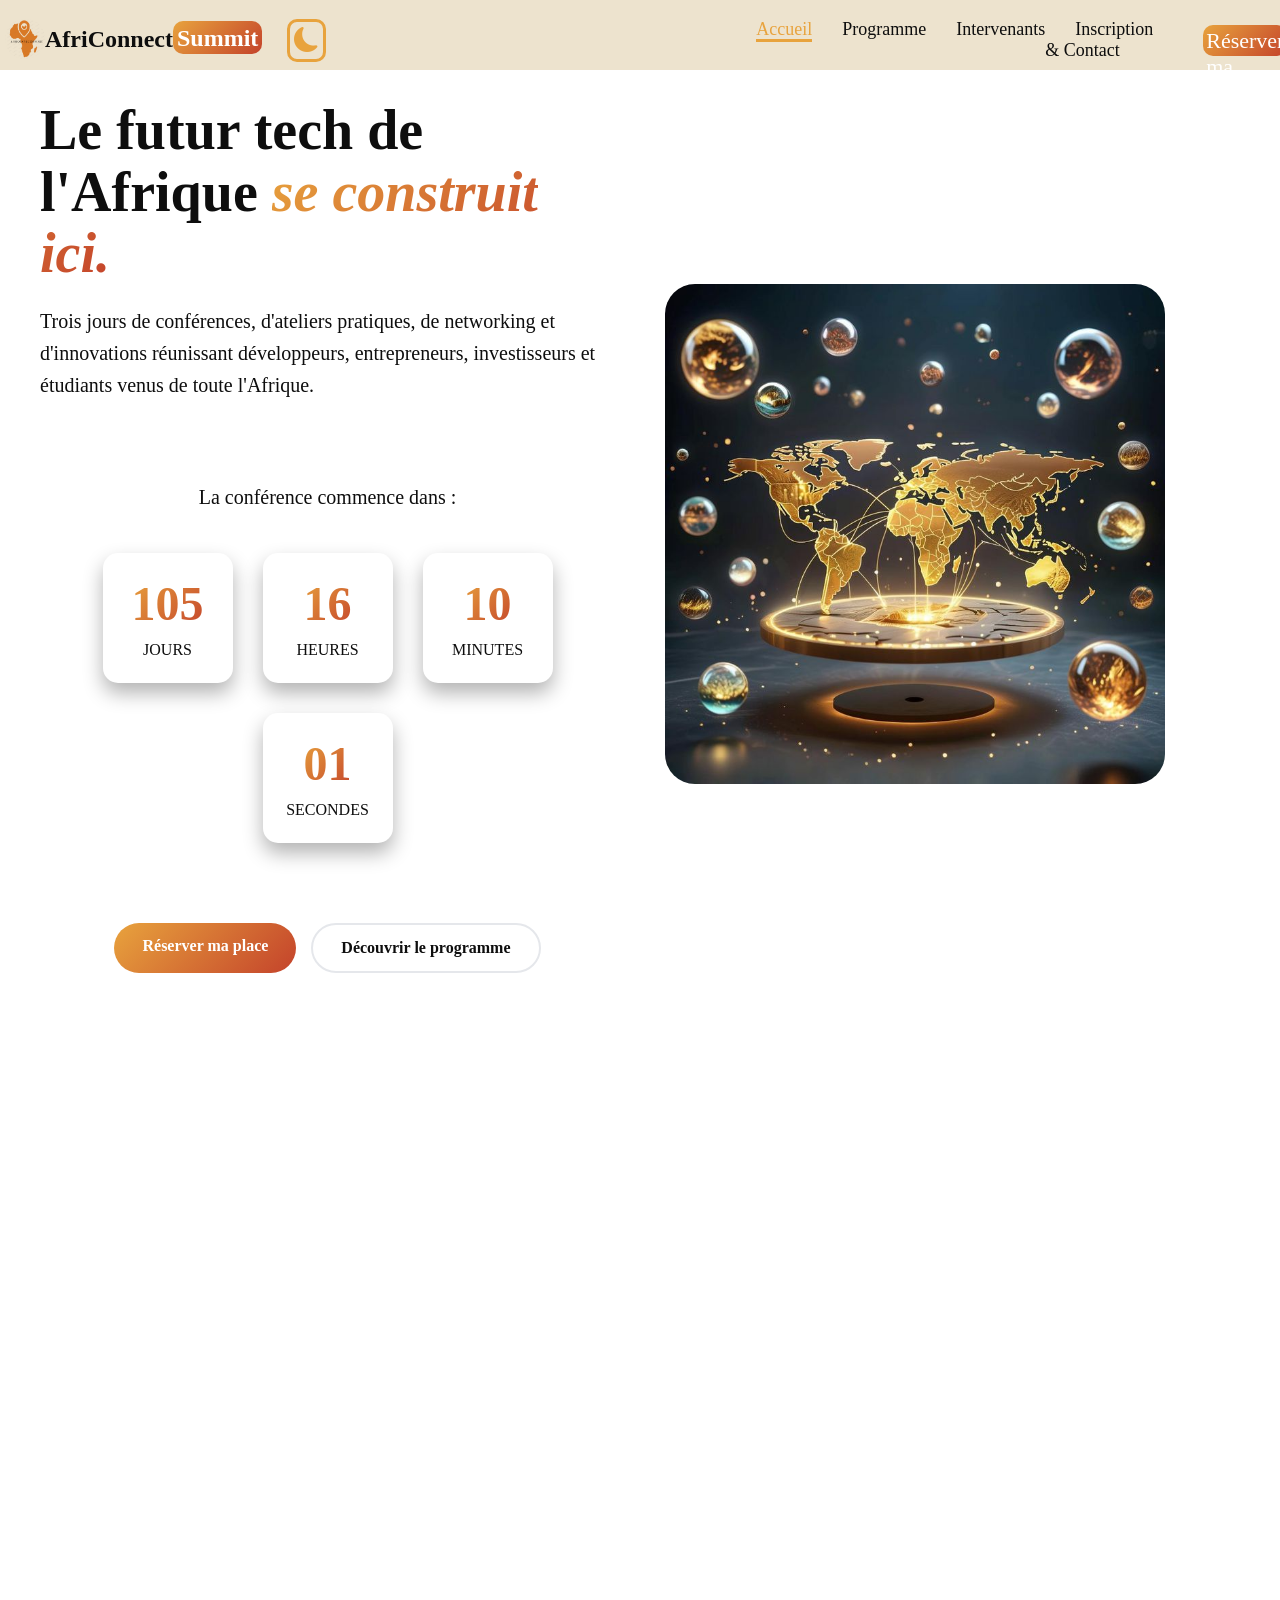
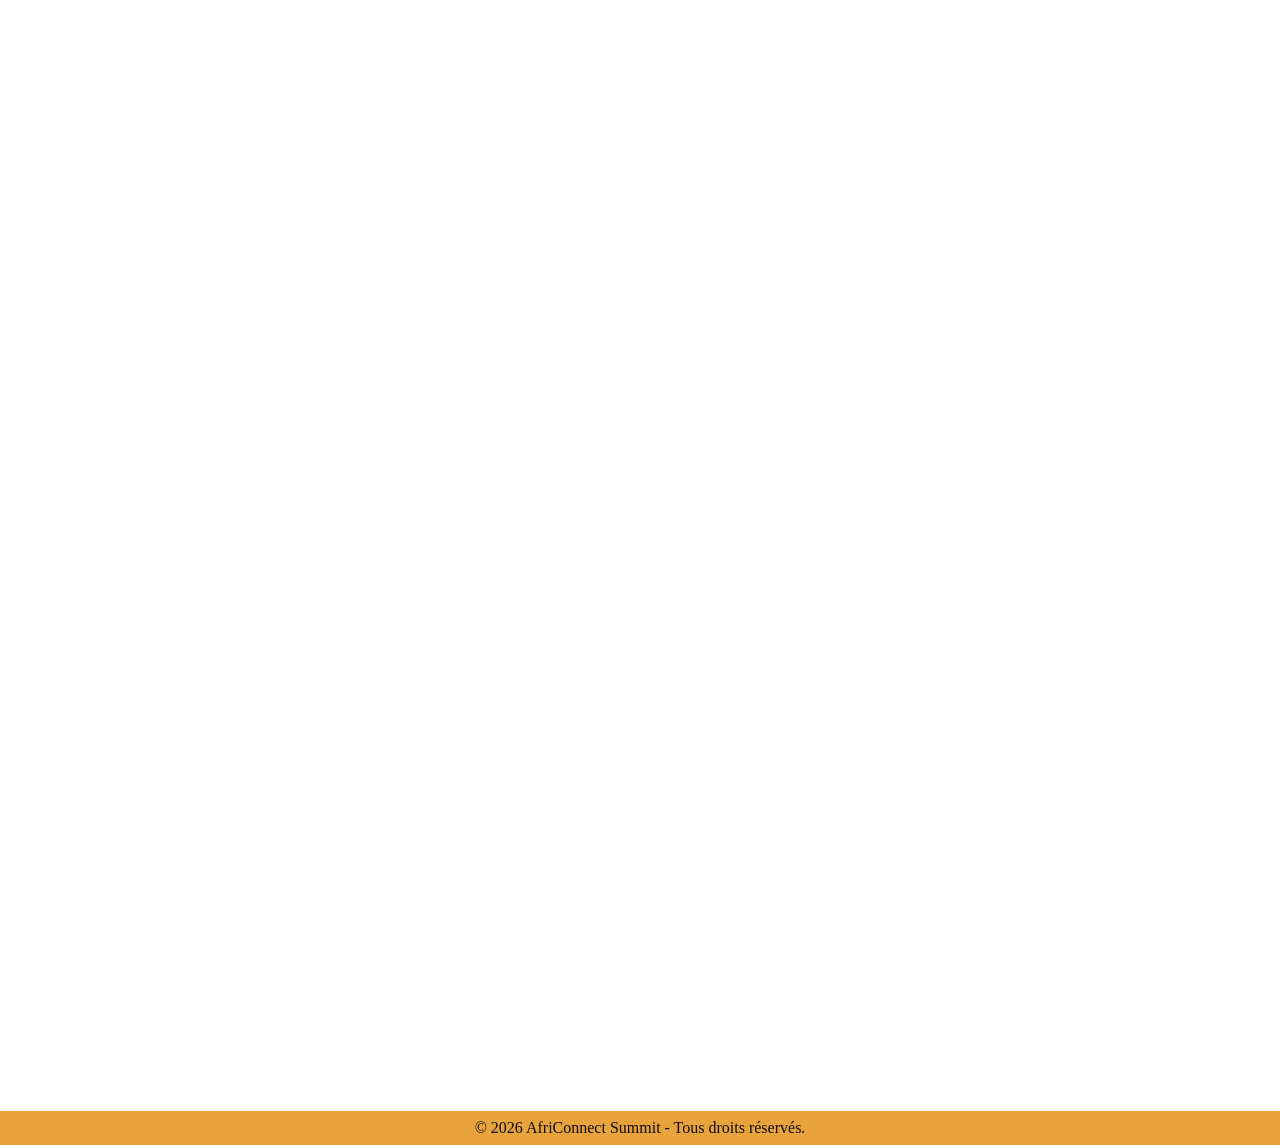
<file: index.html>
<!DOCTYPE html>
<html lang="fr" data-theme="light">

<head>
    <meta charset="UTF-8">
    <meta name="viewport" content="width=device-width, initial-scale=1.0">
    <title>AfriConnectSummit - Acceuil</title>

    <!-- Bootstrap Icons - CSS -->
    <link rel="stylesheet" href="https://cdn.jsdelivr.net/npm/bootstrap-icons@1.11.3/font/bootstrap-icons.min.css">
    <!-- feuille de style personnelle -->
    <link rel="stylesheet" href="css/style.css">
</head>

<body>
    <!-- navbar -->
    <nav class="navbar">
        <div class="logo">
            <ul>
                <li><img src="images/logo.png" alt="logo"></li>
                <li>AfriConnect</li>
                <li class="color">Summit</li>
            </ul>
        </div>
        <button data-theme-toggler><i class="bi bi-sun-fill"></i> </button>
        <ul class="nav-links">
            <li><a href="index.html" class="active">Accueil</a></li>
            <li><a href="programme.html">Programme</a></li>
            <li><a href="intervenants.html">Intervenants</a></li>
            <li><a href="contact.html">Inscription & Contact</a></li>
        </ul>
        <a href="contact.html" class="primaire">Réserver ma place</a>
        <div class="hamburger">
            <span></span>
            <span></span>
            <span></span>
        </div>
    </nav>

    <!-- section hero -->
    <section class="hero-section reveal fade-in" id="top-index">
        <div class="hero-container">
            <div class="hero-text">
                <h1>Le futur tech de l'Afrique <em>se construit ici.</em></h1>
                <p>Trois jours de conférences, d'ateliers pratiques, de networking et d'innovations réunissant
                    développeurs, entrepreneurs, investisseurs et étudiants venus de toute l'Afrique.</p>
                <div class="countdown-section">
                    <p>La conférence commence dans :</p>

                    <div class="countdown">

                        <div class="time-box">
                            <span id="days">00</span>
                            <small>Jours</small>
                        </div>

                        <div class="time-box">
                            <span id="hours">00</span>
                            <small>Heures</small>
                        </div>

                        <div class="time-box">
                            <span id="minutes">00</span>
                            <small>Minutes</small>
                        </div>

                        <div class="time-box">
                            <span id="seconds">00</span>
                            <small>Secondes</small>
                        </div>

                    </div>

                    <p id="sms"></p>

                </div>
                <div class="hero-buttons">
                    <a href="contact.html" class="primaire">Réserver ma place</a>
                    <a href="programme.html" class="secondaire">Découvrir le programme</a>
                </div>
            </div>
            <div class="hero-image">
                <div class="image">
                    <img src="images/arriere.jpeg" alt="acceuil">
                </div>
            </div>
        </div>
    </section>

    <!-- section chiffres clés -->
    <section class="chiffres-cle reveal slide-in">
        <ul>
            <li class="counters">
                <h3 class="count" data-target="+3200">0</h3>
                <p>Participants</p>
            </li>
            <li class="counters">
                <h3 class="count" data-target="155">0</h3>
                <p>Intervenants</p>
            </li>
            <li class="counters">
                <h3 class="count" data-target="3">0</h3>
                <p>Jours</p>
            </li>
            <li class="counters">
                <h3 class="count" data-target="6">0</h3>
                <p>Pays</p>
            </li>
        </ul>
    </section>

    <!-- section pourquoi anticiper -->
    <section class="why reveal zoom-in">
        <div class="title">Pourquoi participer?</div>
        <div class="grid-why">
            <div class="card">
                <i class="bi bi-people-fill"></i>
                <h3>Networking</h3>
                <p>Échangez avec des développeurs, entrepreneurs et investisseurs de toute l'Afrique.</p>
            </div>
            <div class="card">
                <i class="bi bi-lightbulb-fill"></i>
                <h3>Innovation</h3>
                <p>Découvrez les dernières innovations technologiques et les startups africaines.</p>
            </div>
            <div class="card">
                <i class="bi bi-mortarboard-fill"></i>
                <h3>Formation</h3>
                <p>Participez à des ateliers et conférences animés par des experts du secteur.</p>
            </div>
        </div>
    </section>

    <!-- section intervenants vedettes -->
    <section class="reveal fade-in">
        <div class="title">Intervenants vedettes</div>
        <div class="grid">
            <div class="card">
                <img src="images/bintadiallo.jpeg" alt="Intervenant 1">
                <div>
                    <h3>Binta Diallo</h3>
                    <p>Ingénieure IA</p>
                    <span>Sénégal 🇸🇳</span>
                </div>
            </div>
            <div class="card">
                <img src="images/jeankoffi.jpeg" alt="Intervenant 2">
                <div>
                    <h3>Jean Koffi</h3>
                    <p>CEO TechNova</p>
                    <span>Côte d'Ivoire 🇨🇮</span>
                </div>
            </div>
            <div class="card">
                <img src="images/graceokeke.jpeg" alt="Intervenant 3">
                <div>
                    <h3>Grace Okeke</h3>
                    <p>Développeuse Full Stack</p>
                    <span>Nigeria 🇳🇬</span>
                </div>
            </div>
            <div class="card">
                <img src="images/samuelmensah.jpeg" alt="Intervenant 4">
                <div>
                    <h3>Samuel Mensah</h3>
                    <p>Data Scientist</p>
                    <span>Ghana 🇬🇭</span>
                </div>
            </div>
        </div>
    </section>

    <!-- section sponsors -->
    <section class="reveal fade-in">
        <div class="title">Sponsors</div>
        <div class="sponsor-container">

            <div class="sponsor gold">
                <i class="bi bi-award-fill"></i>
                <h3>Partenaire Or</h3>
                <h4>AfricaTech Group</h4>
                <p>Partenaire principal du AfriConnect Summit.</p>
            </div>

            <div class="sponsor silver">
                <i class="bi bi-gem"></i>
                <h3>Partenaire Argent</h3>
                <h4>Digital Bank</h4>
                <p>Soutien des conférences et des ateliers.</p>
            </div>

            <div class="sponsor bronze">
                <i class="bi bi-trophy-fill"></i>
                <h3>Partenaire Bronze</h3>
                <h4>Startup Hub</h4>
                <p>Partenaire de l'espace innovation.</p>
            </div>

        </div>

    </section>

    <!-- footer -->
    <footer class="reveal slide-in">

        <div class="footer-container">

            <div class="footer-col">
                <ul class="logo">
                    <li><img src="images/logo.png" alt="logo"></li>
                    <li>AfriConnect</li>
                    <li class="color">Summit</li>
                </ul>
                <p>La conférence dédiée aux innovations technologiques en Afrique.</p>
            </div>

            <div class="footer-col">
                <h3>Liens rapides</h3>
                <ul>
                    <li><a href="index.html">Accueil</a></li>
                    <li><a href="programme.html">Programme</a></li>
                    <li><a href="intervenants.html">Intervenants</a></li>
                    <li><a href="contact.html">Contact</a></li>
                </ul>
            </div>

            <div class="footer-col">
                <h3>Suivez-nous</h3>

                <div class="social-icons">
                    <a href="#"><i class="bi bi-facebook"></i></a>
                    <a href="#"><i class="bi bi-twitter-x"></i></a>
                    <a href="#"><i class="bi bi-instagram"></i></a>
                    <a href="#"><i class="bi bi-linkedin"></i></a>
                    <a href="#"><i class="bi bi-youtube"></i></a>
                </div>
            </div>

        </div>



    </footer>
    <div id="copyrigth"></div>

    <!-- bouton back to top -->
    <a href="#top-index" id="back-to-top"><i class="bi bi-arrow-up"></i></a>

    <!-- script javascript-->
    <script src="js/main.js"></script>
</body>

</html>
</file>
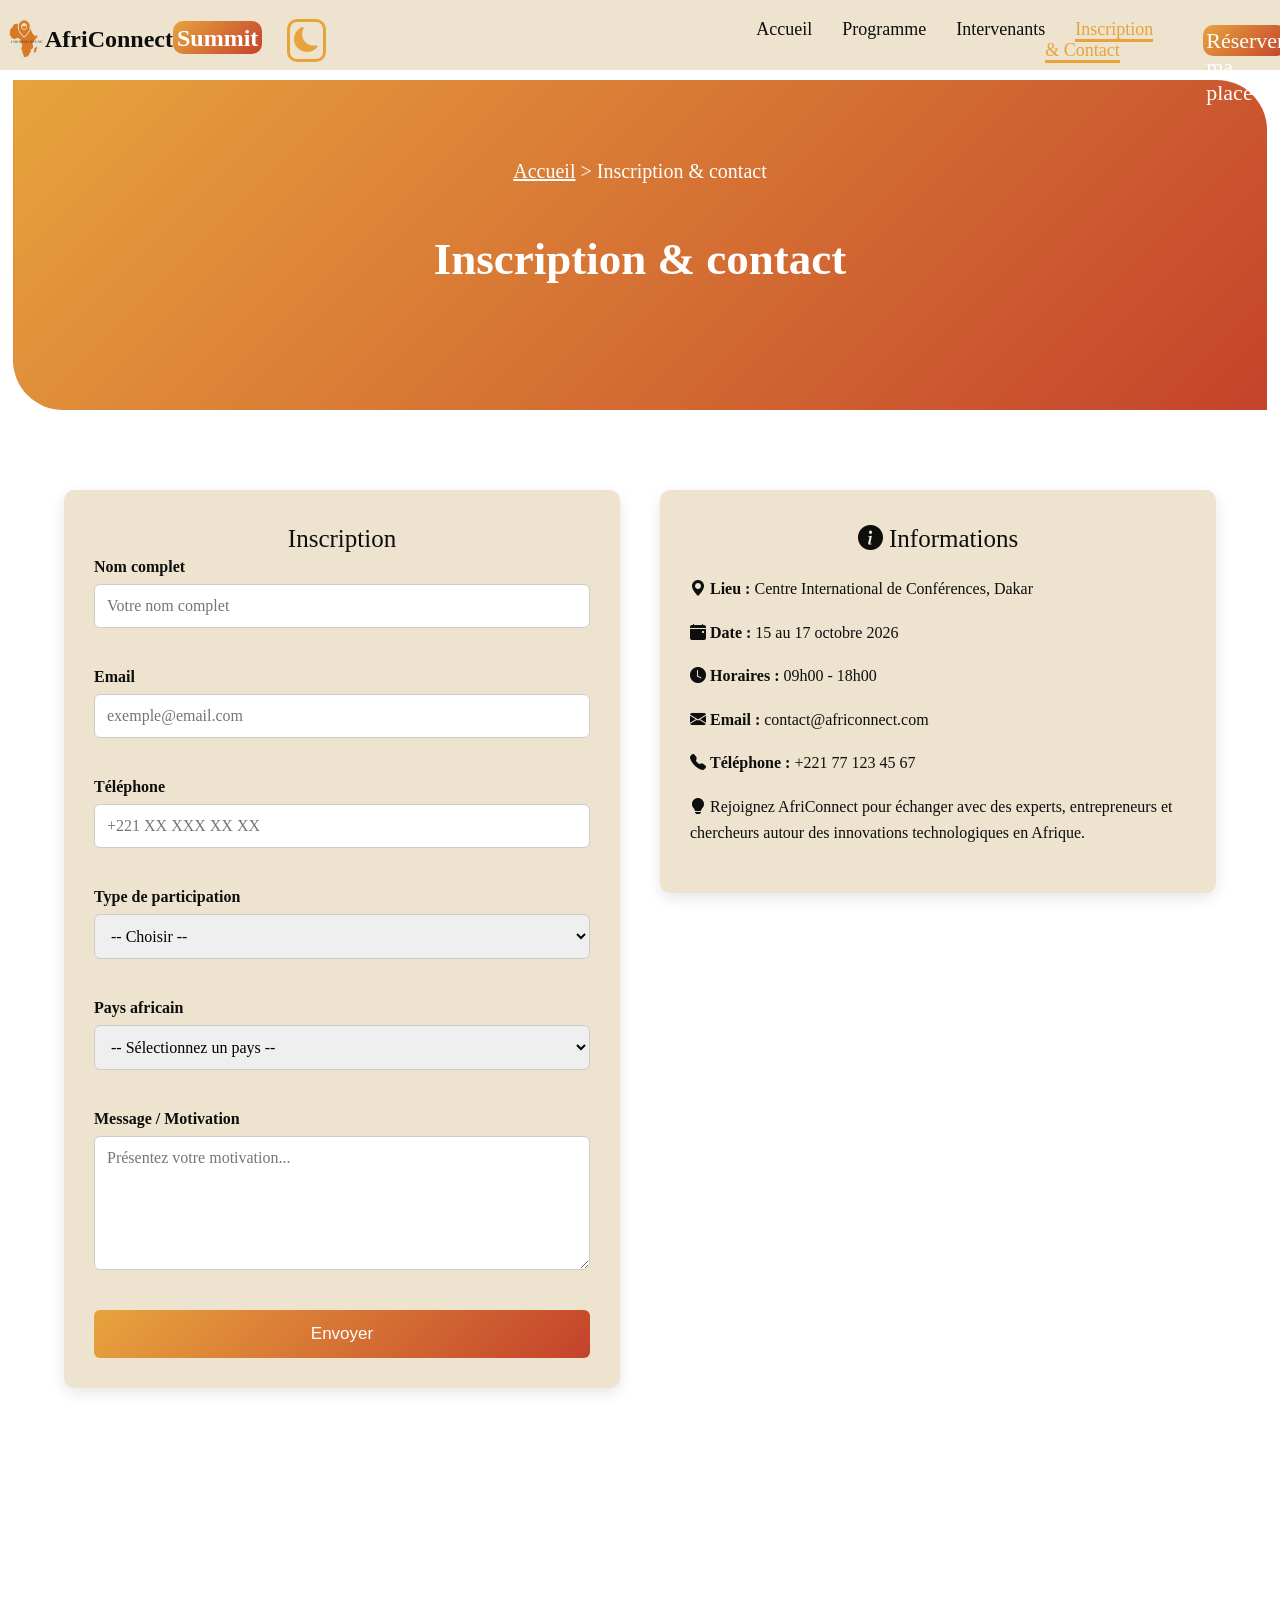
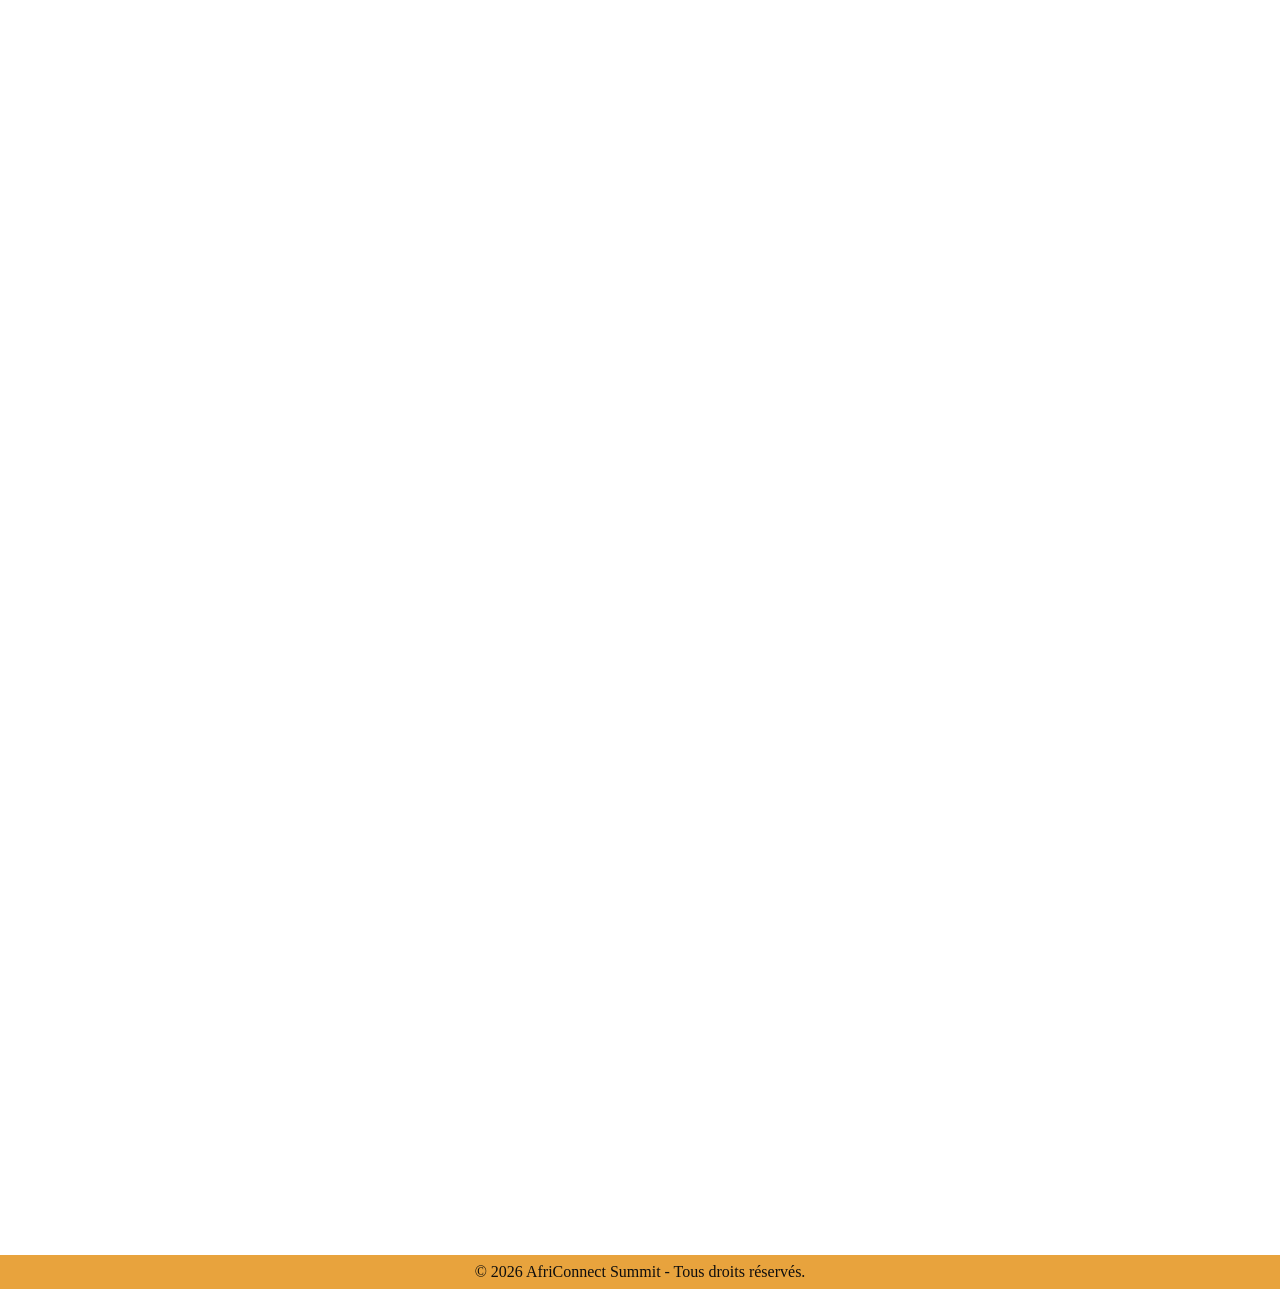
<file: contact.html>
<!DOCTYPE html>
<html lang="fr" data-theme="light">

<head>
    <meta charset="UTF-8">
    <meta name="viewport" content="width=device-width, initial-scale=1.0">
    <title>AfriConnectSummit - Contact</title>

    <!-- Bootstrap Icons - CSS -->
    <link rel="stylesheet" href="https://cdn.jsdelivr.net/npm/bootstrap-icons@1.11.3/font/bootstrap-icons.min.css">
    <!-- feuille de style personnelle -->
    <link rel="stylesheet" href="css/style.css">
</head>

<body>
    <!-- navbar -->
    <nav class="navbar">
        <div class="logo">
            <ul>
                <li><img src="images/logo.png" alt="logo"></li>
                <li>AfriConnect</li>
                <li class="color">Summit</li>
            </ul>
        </div>
        <button data-theme-toggler><i class="bi bi-sun-fill"></i> </button>
        <ul class="nav-links">
            <li><a href="index.html">Accueil</a></li>
            <li><a href="programme.html">Programme</a></li>
            <li><a href="intervenants.html">Intervenants</a></li>
            <li><a href="contact.html" class="active">Inscription & Contact</a></li>
        </ul>
        <a href="contact.html" class="primaire">Réserver ma place</a>
        <div class="hamburger">
            <span></span>
            <span></span>
            <span></span>
        </div>
    </nav>

    <!-- section Hero interne -->
    <section class="hero-interne reveal zoom-in" id="top-contact">
        <div class="hero-content">

            <!-- Fil d'Ariane -->
            <div class="top">
                <a href="index.html">Accueil</a>
                <span>></span>
                <span>Inscription & contact</span>
            </div>

            <!-- Titre -->
            <h1>Inscription & contact</h1>

        </div>
    </section>

    <!-- formulaire d'inscription -->
    <section class="contact reveal fade-in">
        <!-- Formulaire -->
        <div class="formulaire">

            <div class="title">Inscription</div>

            <form id="contact-form">

                <div class="champ">
                    <label>Nom complet</label>
                    <input type="text" id="nom" placeholder="Votre nom complet">
                    <span class="error" id="nom-error"></span>
                </div>

                <div class="champ">
                    <label>Email</label>
                    <input type="email" id="email" placeholder="exemple@email.com">
                    <span class="error" id="email-error"></span>
                </div>

                <div class="champ">
                    <label>Téléphone</label>
                    <input type="tel" id="telephone" placeholder="+221 XX XXX XX XX">
                    <span class="error" id="telephone-error"></span>
                </div>

                <div class="champ">
                    <label>Type de participation</label>

                    <select id="participation">
                        <option value="">-- Choisir --</option>
                        <option>Participant</option>
                        <option>Intervenant</option>
                        <option>Partenaire</option>
                        <option>Sponsor</option>
                        <option>Presse</option>
                    </select>

                    <span class="error" id="participation-error"></span>
                </div>

                <div class="champ">
                    <label>Pays africain</label>

                    <select id="pays">
                        <option value="">-- Sélectionnez un pays --</option>
                        <option>Sénégal</option>
                        <option>Burkina Faso</option>
                        <option>Côte d'Ivoire</option>
                        <option>Mali</option>
                        <option>Niger</option>
                        <option>Ghana</option>
                        <option>Nigeria</option>
                        <option>Cameroun</option>
                        <option>Togo</option>
                        <option>Bénin</option>
                        <option>Guinée</option>
                    </select>

                    <span class="error" id="pays-error"></span>
                </div>

                <div class="champ">
                    <label>Message / Motivation</label>

                    <textarea id="message" rows="6" placeholder="Présentez votre motivation..."></textarea>

                    <span class="error" id="message-error"></span>
                </div>

                <button type="submit" class="btn">Envoyer</button>

                <div id="success-message"></div>

            </form>

        </div>
        <!-- Informations -->
        <div class="infos">

            <div class="title"><i class="bi bi-info-circle-fill"></i> Informations</div>

            <p><i class="bi bi-geo-alt-fill"></i> <strong>Lieu :</strong> Centre International de Conférences, Dakar</p>

            <p><i class="bi bi-calendar-event-fill"></i> <strong>Date :</strong> 15 au 17 octobre 2026</p>

            <p><i class="bi bi-clock-fill"></i> <strong>Horaires :</strong> 09h00 - 18h00</p>

            <p><i class="bi bi-envelope-fill"></i> <strong>Email :</strong> <a
                    href="mailto:maureenzoungrana@gmail.com">contact@africonnect.com</a></p>

            <p><i class="bi bi-telephone-fill"></i> <strong>Téléphone :</strong> <a href="tel:+221710073201">+221 77 123
                    45 67</a></p>

            <p>
                <i class="bi bi-lightbulb-fill"></i>
                Rejoignez AfriConnect pour échanger avec des experts,
                entrepreneurs et chercheurs autour des innovations technologiques en Afrique.
            </p>

        </div>


    </section>

    <!-- FAQ -->
    <section class="reveal slide-in">
        <div class="title">Foire Aux Questions</div>

        <div class="accordion">

            <div class="item">
                <input type="radio" name="faq" id="q1">
                <label for="q1">Qui peut participer à la conférence ?</label>
                <div class="content">
                    <p>La conférence est ouverte aux étudiants, professionnels, entrepreneurs, chercheurs et passionnés
                        de technologie.</p>
                </div>
            </div>

            <div class="item">
                <input type="radio" name="faq" id="q2">
                <label for="q2">L'inscription est-elle gratuite ?</label>
                <div class="content">
                    <p>Une inscription est obligatoire. Selon votre catégorie, la participation peut être gratuite ou
                        payante.</p>
                </div>
            </div>

            <div class="item">
                <input type="radio" name="faq" id="q3">
                <label for="q3">Comment devenir intervenant ?</label>
                <div class="content">
                    <p>Vous pouvez soumettre votre candidature via le formulaire d'inscription en choisissant «
                        Intervenant ».</p>
                </div>
            </div>

            <div class="item">
                <input type="radio" name="faq" id="q4">
                <label for="q4">Un certificat de participation est-il délivré ?</label>
                <div class="content">
                    <p>Oui, chaque participant recevra un certificat numérique à la fin de la conférence.</p>
                </div>
            </div>

            <div class="item">
                <input type="radio" name="faq" id="q5">
                <label for="q5">Comment contacter l'organisation ?</label>
                <div class="content">
                    <p>Vous pouvez nous écrire à contact@africonnect.com ou utiliser le formulaire de contact du site.
                    </p>
                </div>
            </div>

        </div>

    </section>

    <!-- Carte google maps -->
    <section class="reveal zoom-in localisation">
        <div class="title">Localisation</div>
        <iframe src="https://www.google.com/maps?q=MGHW%2B75R%20Dakar&output=embed"></iframe>
    </section>

    <!-- footer -->
    <footer class="reveal slide-in">
        <div class="footer-container">

            <div class="footer-col">
                <ul class="logo">
                    <li><img src="images/logo.png" alt="logo"></li>
                    <li>AfriConnect</li>
                    <li class="color">Summit</li>
                </ul>
                <p>La conférence dédiée aux innovations technologiques en Afrique.</p>
            </div>

            <div class="footer-col">
                <h3>Liens rapides</h3>
                <ul>
                    <li><a href="index.html">Accueil</a></li>
                    <li><a href="programme.html">Programme</a></li>
                    <li><a href="intervenants.html">Intervenants</a></li>
                    <li><a href="contact.html">Contact</a></li>
                </ul>
            </div>

            <div class="footer-col">
                <h3>Suivez-nous</h3>

                <div class="social-icons">
                    <a href="#"><i class="bi bi-facebook"></i></a>
                    <a href="#"><i class="bi bi-twitter-x"></i></a>
                    <a href="#"><i class="bi bi-instagram"></i></a>
                    <a href="#"><i class="bi bi-linkedin"></i></a>
                    <a href="#"><i class="bi bi-youtube"></i></a>
                </div>
            </div>

        </div>


    </footer>
    <div id="copyrigth"></div>

    <!-- bouton back to top -->
    <a href="#top-contact" id="back-to-top"><i class="bi bi-arrow-up"></i></a>

    <!-- script javascript-->
    <script src="js/main.js"></script>
</body>

</html>
</file>
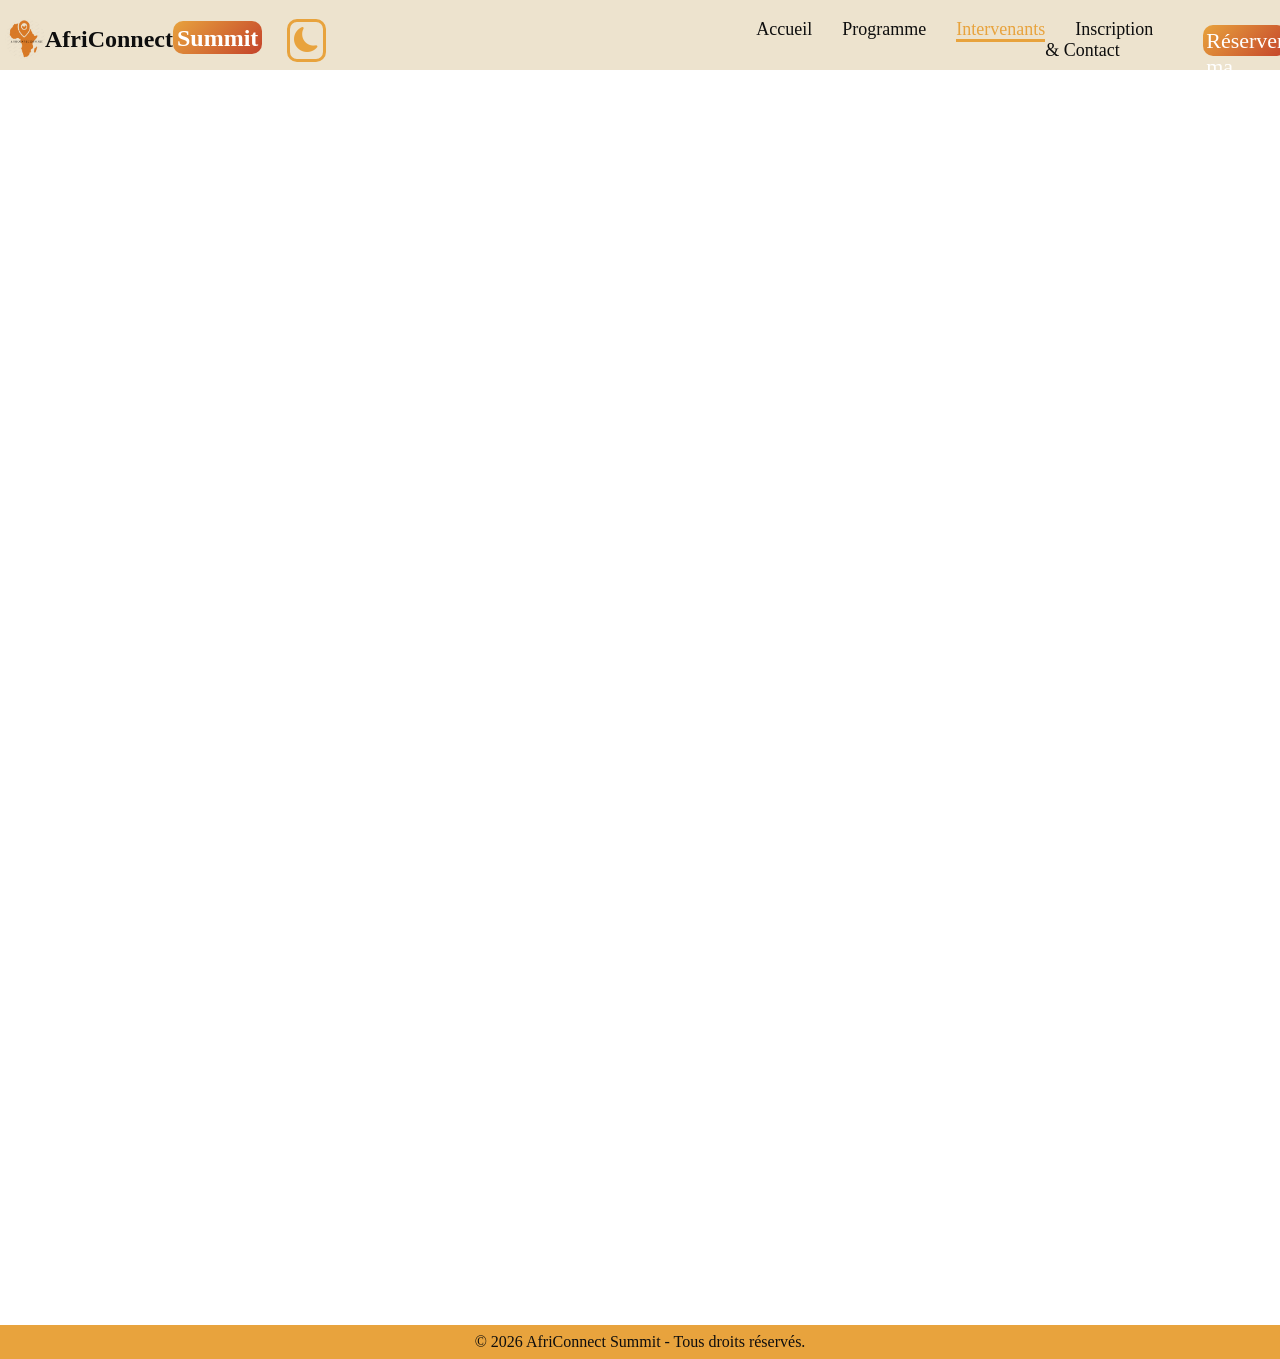
<file: intervenants.html>
<!DOCTYPE html>
<html lang="fr" data-theme="light">

<head>
    <meta charset="UTF-8">
    <meta name="viewport" content="width=device-width, initial-scale=1.0">
    <title>AfriConnectSummit - Intervenants</title>

    <!-- Bootstrap Icons - CSS -->
    <link rel="stylesheet" href="https://cdn.jsdelivr.net/npm/bootstrap-icons@1.11.3/font/bootstrap-icons.min.css">
    <!-- feuille de style personnelle -->
    <link rel="stylesheet" href="css/style.css">
</head>

<body>
    <!-- navbar -->
    <nav class="navbar">
        <div class="logo">
            <ul>
                <li><img src="images/logo.png" alt="logo"></li>
                <li>AfriConnect</li>
                <li class="color">Summit</li>
            </ul>
        </div>
        <button data-theme-toggler><i class="bi bi-sun-fill"></i> </button>
        <ul class="nav-links">
            <li><a href="index.html">Accueil</a></li>
            <li><a href="programme.html">Programme</a></li>
            <li><a href="intervenants.html" class="active">Intervenants</a></li>
            <li><a href="contact.html">Inscription & Contact</a></li>
        </ul>
        <a href="contact.html" class="primaire">Réserver ma place</a>
        <div class="hamburger">
            <span></span>
            <span></span>
            <span></span>
        </div>
    </nav>

    <!-- section hero -->
    <section class="hero-interne reveal zoom-in" id="top-interv">
        <div class="hero-content">

            <!-- Fil d'Ariane -->
            <div class="top">
                <a href="index.html">Accueil</a>
                <span>></span>
                <span>Intervenants</span>
            </div>

            <!-- Titre -->
            <h1>Nos Intervenants</h1>

        </div>

    </section>

    <!-- section filtrage dynamique -->
    <section>
        <div class="filtres reveal slide-in">
            <button class="filter-btn active" data-filter="all">Tous</button>
            <button class="filter-btn" data-filter="ia">IA & Tech</button>
            <button class="filter-btn" data-filter="business">Business</button>
            <button class="filter-btn" data-filter="design">Design</button>
            <button class="filter-btn" data-filter="data">Data</button>
        </div>

    </section>

    <!-- section intervenants -->
    <section>
        <div class="grid">

            <div class="card intervenant reveal fade-in" data-category="ia">
                <img src="images/aminadiallo.jpeg" alt="Amina Diallo">
                <div>
                    <h3>Amina Diallo</h3>
                    <p>IA & Machine Learning</p>
                    <span>Sénégal</span>
                </div>
            </div>

            <div class="card intervenant reveal fade-in" data-category="business">
                <img src="images/mirandazongo.jpeg" alt="Jean Kouamé">
                <div>
                    <h3>Miranda Zongo</h3>
                    <p>Entrepreneuriat</p>
                    <span>Côte d'Ivoire</span>
                </div>
            </div>

            <div class="card intervenant reveal fade-in" data-category="design">
                <img src="images/sarahmensah.jpeg" alt="Sarah Mensah">
                <div>
                    <h3>Sarah Mensah</h3>
                    <p>UX/UI Design</p>
                    <span>Ghana</span>
                </div>
            </div>

            <div class="card intervenant reveal fade-in" data-category="data">
                <img src="images/davidkoffi.jpeg" alt="David Koffi">
                <div>
                    <h3>David Koffi</h3>
                    <p>Data Scientist</p>
                    <span>Togo</span>
                </div>
            </div>

            <div class="card intervenant reveal fade-in" data-category="ia">
                <img src="images/fatoundiyagne.jpeg" alt="Fatou Ndiaye">
                <div>
                    <h3>Fatou Ndiaye</h3>
                    <p>Robotique</p>
                    <span>Sénégal</span>
                </div>
            </div>

            <div class="card intervenant reveal fade-in" data-category="business">
                <img src="images/paulnguessan.jpeg" alt="Paul Nguessan">
                <div>
                    <h3>Paul Nguessan</h3>
                    <p>Finance Digitale</p>
                    <span>Côte d'Ivoire</span>
                </div>
            </div>

            <div class="card intervenant reveal fade-in" data-category="design">
                <img src="images/lindaokoro.jpeg" alt="Linda Okoro">
                <div>
                    <h3>Linda Okoro</h3>
                    <p>Graphisme</p>
                    <span>Nigeria</span>
                </div>
            </div>

            <div class="card intervenant reveal fade-in" data-category="data">
                <img src="images/kevintamba.jpeg" alt="Kevin Tamba">
                <div>
                    <h3>Kevin Tamba</h3>
                    <p>Big Data</p>
                    <span>Cameroun</span>
                </div>
            </div>

            <div class="card intervenant reveal fade-in" data-category="ia">
                <img src="images/sophietraore.jpeg" alt="Sophie Traoré">
                <div>
                    <h3>Sophie Traoré</h3>
                    <p>Deep Learning</p>
                    <span>Mali</span>
                </div>
            </div>

        </div>

    </section>

    <!-- footer -->
    <footer class="reveal slide-in">
        <div class="footer-container">

            <div class="footer-col">
                <ul class="logo">
                    <li><img src="images/logo.png" alt="logo"></li>
                    <li>AfriConnect</li>
                    <li class="color">Summit</li>
                </ul>
                <p>La conférence dédiée aux innovations technologiques en Afrique.</p>
            </div>

            <div class="footer-col">
                <h3>Liens rapides</h3>
                <ul>
                    <li><a href="index.html">Accueil</a></li>
                    <li><a href="programme.html">Programme</a></li>
                    <li><a href="intervenants.html">Intervenants</a></li>
                    <li><a href="contact.html">Contact</a></li>
                </ul>
            </div>

            <div class="footer-col">
                <h3>Suivez-nous</h3>

                <div class="social-icons">
                    <a href="#"><i class="bi bi-facebook"></i></a>
                    <a href="#"><i class="bi bi-twitter-x"></i></a>
                    <a href="#"><i class="bi bi-instagram"></i></a>
                    <a href="#"><i class="bi bi-linkedin"></i></a>
                    <a href="#"><i class="bi bi-youtube"></i></a>
                </div>
            </div>

        </div>

    </footer>

    <div id="copyrigth"></div>

    <!-- bouton back to top -->
    <a href="#top-interv" id="back-to-top"><i class="bi bi-arrow-up"></i></a>

    <!-- script javascript-->
    <script src="js/main.js"></script>
</body>

</html>
</file>
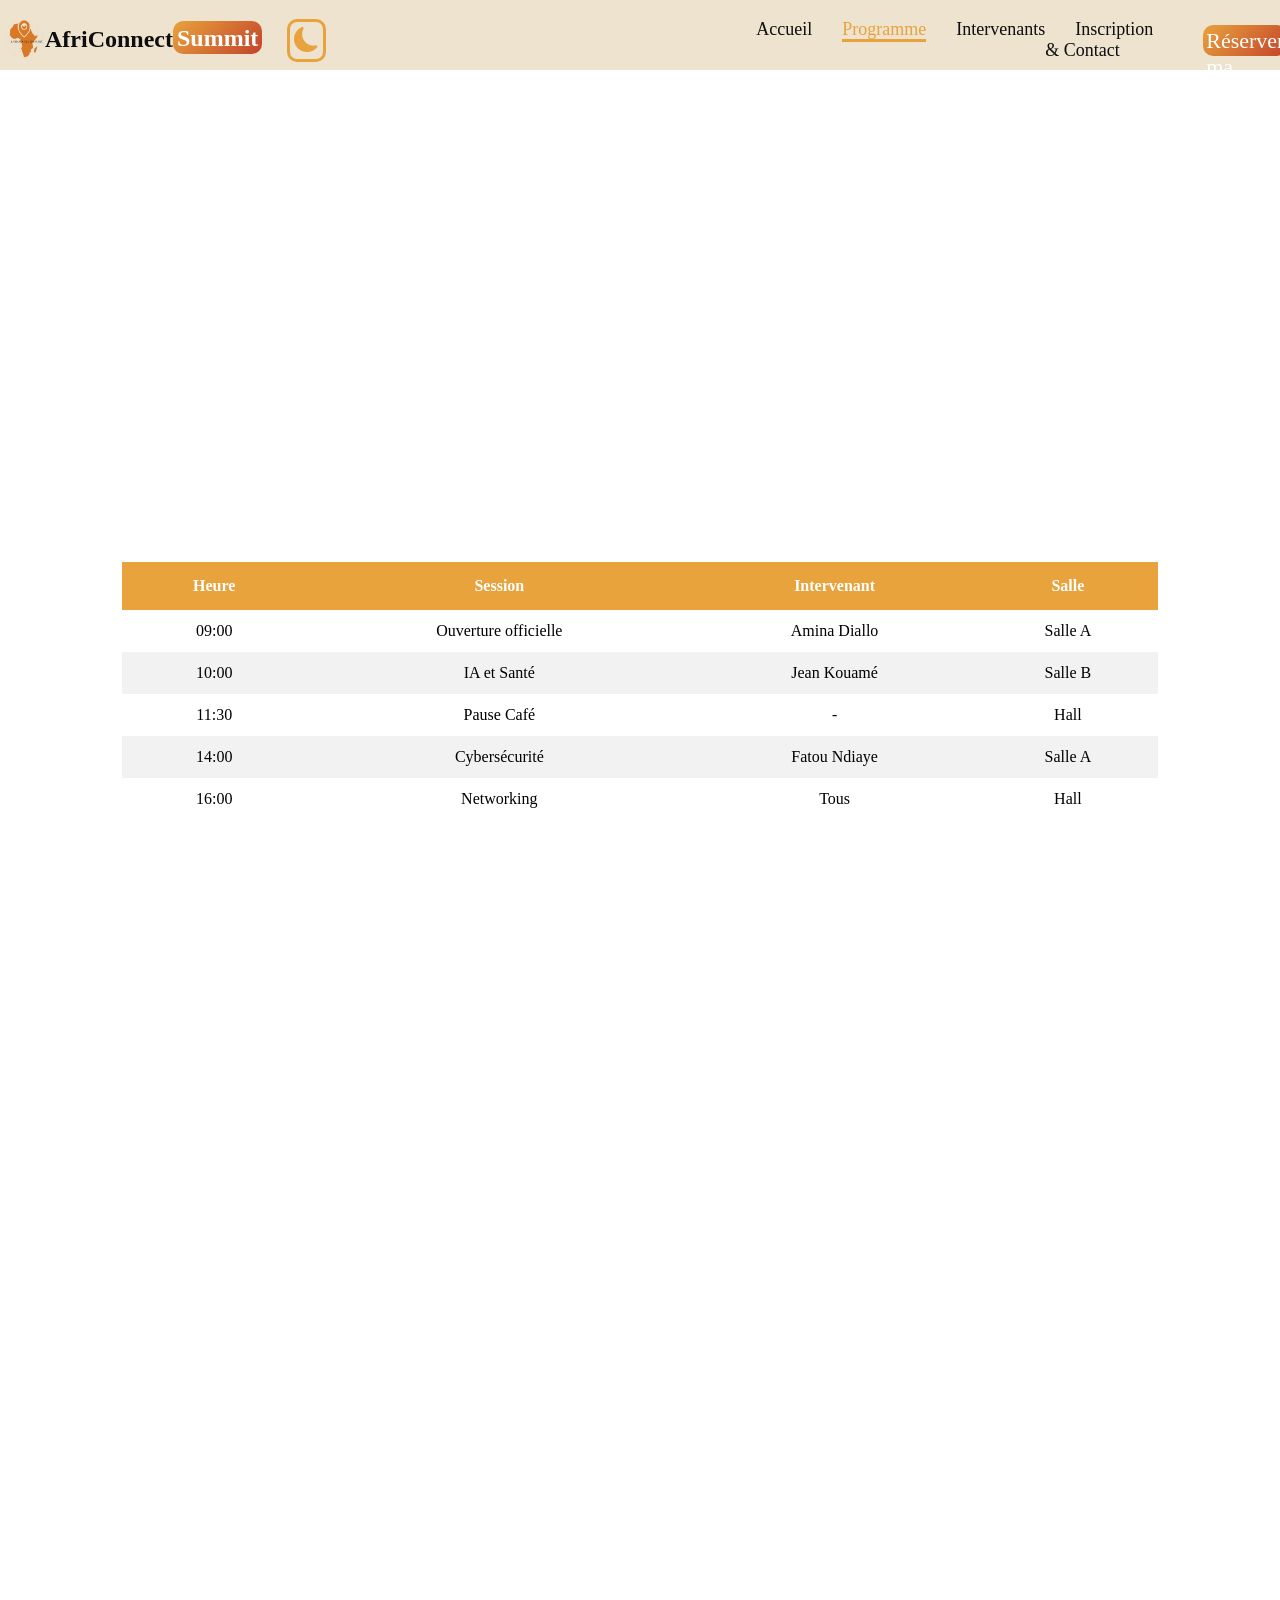
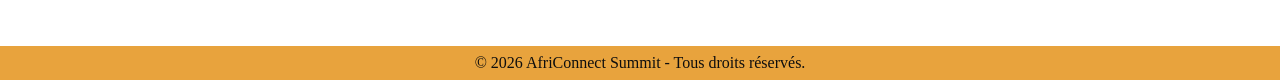
<file: programme.html>
<!DOCTYPE html>
<html lang="fr" data-theme="light">

<head>
    <meta charset="UTF-8">
    <meta name="viewport" content="width=device-width, initial-scale=1.0">
    <title>AfriConnectSummit - Programme</title>

    <!-- Bootstrap Icons - CSS -->
    <link rel="stylesheet" href="https://cdn.jsdelivr.net/npm/bootstrap-icons@1.11.3/font/bootstrap-icons.min.css">
    <!-- feuille de style personnelle -->
    <link rel="stylesheet" href="css/style.css">
</head>

<body>
    <!-- navbar -->
    <nav class="navbar">
        <div class="logo">
            <ul>
                <li><img src="images/logo.png" alt="logo"></li>
                <li>AfriConnect</li>
                <li class="color">Summit</li>
            </ul>
        </div>
        <button data-theme-toggler><i class="bi bi-sun-fill"></i> </button>
        <ul class="nav-links">
            <li><a href="index.html">Accueil</a></li>
            <li><a href="programme.html" class="active">Programme</a></li>
            <li><a href="intervenants.html">Intervenants</a></li>
            <li><a href="contact.html">Inscription & Contact</a></li>
        </ul>
        <a href="contact.html" class="primaire">Réserver ma place</a>
        <div class="hamburger">
            <span></span>
            <span></span>
            <span></span>
        </div>
    </nav>

    <!-- hero interne -->
    <section class="hero-interne reveal zoom-in" id="top-prog">
        <div class="hero-content">

            <!-- Fil d'Ariane -->
            <div class="top">
                <a href="index.html">Accueil</a>
                <span>></span>
                <span>Programme</span>
            </div>

            <!-- Titre -->
            <h1>Notre Programme</h1>

        </div>
    </section>

    <!-- section onglets 3 jours -->
    <section class="programme">
        <div class="tabs reveal slide-in">
            <button class="tab active" data-day="jour1">Jour 1</button>
            <button class="tab" data-day="jour2">Jour 2</button>
            <button class="tab" data-day="jour3">Jour 3</button>
        </div>

        <!-- JOUR 1 -->
        <div class="planning active" id="jour1">
            <table>
                <thead>
                    <tr>
                        <th>Heure</th>
                        <th>Session</th>
                        <th>Intervenant</th>
                        <th>Salle</th>
                    </tr>
                </thead>
                <tbody>
                    <tr>
                        <td>09:00</td>
                        <td>Ouverture officielle</td>
                        <td>Amina Diallo</td>
                        <td>Salle A</td>
                    </tr>
                    <tr>
                        <td>10:00</td>
                        <td>IA et Santé</td>
                        <td>Jean Kouamé</td>
                        <td>Salle B</td>
                    </tr>
                    <tr>
                        <td>11:30</td>
                        <td>Pause Café</td>
                        <td>-</td>
                        <td>Hall</td>
                    </tr>
                    <tr>
                        <td>14:00</td>
                        <td>Cybersécurité</td>
                        <td>Fatou Ndiaye</td>
                        <td>Salle A</td>
                    </tr>
                    <tr>
                        <td>16:00</td>
                        <td>Networking</td>
                        <td>Tous</td>
                        <td>Hall</td>
                    </tr>
                </tbody>
            </table>
        </div>

        <!-- JOUR 2 -->
        <div class="planning" id="jour2">
            <table>
                <thead>
                    <tr>
                        <th>Heure</th>
                        <th>Session</th>
                        <th>Intervenant</th>
                        <th>Salle</th>
                    </tr>
                </thead>
                <tbody>
                    <tr>
                        <td>09:00</td>
                        <td>Cloud Computing</td>
                        <td>Samuel Mensah</td>
                        <td>Salle A</td>
                    </tr>
                    <tr>
                        <td>10:30</td>
                        <td>Développement Web</td>
                        <td>Linda Okoro</td>
                        <td>Salle C</td>
                    </tr>
                    <tr>
                        <td>12:00</td>
                        <td>Pause Déjeuner</td>
                        <td>-</td>
                        <td>Restaurant</td>
                    </tr>
                    <tr>
                        <td>14:00</td>
                        <td>Data Science</td>
                        <td>Paul Nguessan</td>
                        <td>Salle B</td>
                    </tr>
                    <tr>
                        <td>16:00</td>
                        <td>Table ronde</td>
                        <td>Experts</td>
                        <td>Salle A</td>
                    </tr>
                </tbody>
            </table>
        </div>

        <!-- JOUR 3 -->
        <div class="planning" id="jour3">
            <table>
                <thead>
                    <tr>
                        <th>Heure</th>
                        <th>Session</th>
                        <th>Intervenant</th>
                        <th>Salle</th>
                    </tr>
                </thead>
                <tbody>
                    <tr>
                        <td>09:00</td>
                        <td>Blockchain</td>
                        <td>Kevin Tamba</td>
                        <td>Salle C</td>
                    </tr>
                    <tr>
                        <td>10:30</td>
                        <td>IA Générative</td>
                        <td>Sophie Traoré</td>
                        <td>Salle A</td>
                    </tr>
                    <tr>
                        <td>12:00</td>
                        <td>Pause Déjeuner</td>
                        <td>-</td>
                        <td>Restaurant</td>
                    </tr>
                    <tr>
                        <td>14:00</td>
                        <td>Innovation Africaine</td>
                        <td>David Koffi</td>
                        <td>Salle B</td>
                    </tr>
                    <tr>
                        <td>16:00</td>
                        <td>Clôture</td>
                        <td>Organisation</td>
                        <td>Grande Salle</td>
                    </tr>
                </tbody>
            </table>
        </div>
    </section>

    <!-- section thématique -->
    <section class="theme reveal fade-in">
        <div class="title">Thème</div>
        <div class="theme-grid">

            <div class="theme-card">
                <i class="bi bi-cpu"></i>
                <h3>Intelligence Artificielle</h3>
                <p>Découvrez les dernières avancées de l'IA et leurs applications en Afrique.</p>
            </div>

            <div class="theme-card ">
                <i class="bi bi-shield-lock"></i>
                <h3>Cybersécurité</h3>
                <p>Renforcez vos connaissances sur la protection des données et des systèmes.</p>
            </div>

            <div class="theme-card">
                <i class="bi bi-bar-chart-line"></i>
                <h3>Data Science</h3>
                <p>Explorez l'analyse de données et l'aide à la décision grâce au Big Data.</p>
            </div>

            <div class="theme-card">
                <i class="bi bi-globe2"></i>
                <h3>Transformation Numérique</h3>
                <p>Les technologies qui accélèrent le développement des entreprises africaines.</p>
            </div>

        </div>
    </section>



    <!-- footer -->
    <footer class="reveal slide-in">
        <div class="footer-container">

            <div class="footer-col">
                <ul class="logo">
                    <li><img src="images/logo.png" alt="logo"></li>
                    <li>AfriConnect</li>
                    <li class="color">Summit</li>
                </ul>
                <p>La conférence dédiée aux innovations technologiques en Afrique.</p>
            </div>

            <div class="footer-col">
                <h3>Liens rapides</h3>
                <ul>
                    <li><a href="index.html">Accueil</a></li>
                    <li><a href="programme.html">Programme</a></li>
                    <li><a href="intervenants.html">Intervenants</a></li>
                    <li><a href="contact.html">Contact</a></li>
                </ul>
            </div>

            <div class="footer-col">
                <h3>Suivez-nous</h3>

                <div class="social-icons">
                    <a href="#"><i class="bi bi-facebook"></i></a>
                    <a href="#"><i class="bi bi-twitter-x"></i></a>
                    <a href="#"><i class="bi bi-instagram"></i></a>
                    <a href="#"><i class="bi bi-linkedin"></i></a>
                    <a href="#"><i class="bi bi-youtube"></i></a>
                </div>
            </div>

        </div>

    </footer>

    <div id="copyrigth"></div>

    <!-- bouton back to top -->
    <a href="#top-prog" id="back-to-top"><i class="bi bi-arrow-up"></i></a>

    <!-- script javascript-->
    <script src="js/main.js"></script>
</body>

</html>
</file>
<file: css/style.css>
* {
    margin: 0;
    padding: 0;
}

:root {
    /* police */
    --font-title: roboto slab;
    --font-text: playfair display;
}

/* Style clair */
[data-theme="light"] {
    --bg: #ffffff;
    --primary-color: #e8a33d;
    --secondary-color: #c4432b;
    --third-color: #ede3ce;
    --text-color: #0e0e0e;
}

/* Style sombre */
[data-theme="dark"] {
    --bg: #0e0e0e;
    --primary-color: #e8a33d;
    --secondary-color: #c4432b;
    --third-color: #0e0e0e;
    --text-color: #ffffff;
}

html {
    background-color: var(--bg);
    color: var(--text-color);
}

.logo {
    font-size: 24px;
    display: flex;
    margin-top: 20px;
    font-weight: bold;

    img {
        margin-top: -7px;
        width: 40px;
        height: 40px;
        border-radius: 50%;
        background: var(--third-color);
    }

    .color {
        margin-top: -5px;
        background: linear-gradient(135deg, var(--primary-color), var(--secondary-color));
        color: white;
        padding: 4px;
        border-radius: 10px;
        height: 25px;
    }
}

.navbar {
    top: 0;
    width: 100%;
    display: flex;
    padding: 5px;
    height: 60px;
    position: fixed;
    background: var(--third-color);
    z-index: 2;
    align-items: center;

    ul {
        display: flex;
        list-style: none;
    }

    button {
        margin-top: 10px;
        padding: 4px;
        margin-left: 25px;
        border-radius: 10px;
        background: var(--third-color);
        border: solid var(--primary-color);

        i {
            font-size: 25px;
            color: var(--primary-color);
        }
    }

    .nav-links {
        margin-top: 10px;
        margin-left: 400px;

        a {
            margin-left: 30px;
            font-size: 18px;
            text-decoration: none;
            color: var(--bg-dark);
            transition: .3s;
        }

        a:hover {
            box-shadow: 0 5px 20px rgba(0, 0, 0, 0.1);
            border-bottom: solid var(--bg-dark);
        }
    }

    .primaire {
        margin-top: 11px;
        padding: 3px;
        border-radius: 10px;
        color: white;
        background: linear-gradient(135deg, var(--primary-color), var(--secondary-color));
        text-decoration: none;
        font-size: 22px;
        height: 25px;
        margin-left: 50px;
        transition: .3s;
    }

    .primaire:hover {
        box-shadow: 0 5px 20px rgba(0, 0, 0, 0.1);
        transform: translateY(-5px);

    }

    .nav-links .active {
        border-bottom: solid var(--primary-color);
        color: var(--primary-color);
    }
}

.navbar.scrolled {
    background: rgba(255, 255, 255, 0.6);
    backdrop-filter: blur(10px);
    -webkit-backdrop-filter: blur(10px);
    box-shadow: 0 4px 15px rgba(0, 0, 0, .15);

    button {
        background: rgba(255, 255, 255, 0.339);
        backdrop-filter: blur(30px);
        -webkit-backdrop-filter: blur(30px);
    }
}

.hero-interne {
    margin: 80px auto;
    height: 250px;
    width: 98%;
    background: linear-gradient(135deg, var(--primary-color), var(--secondary-color));
    background-size: cover;
    background-position: center;
    border-radius: 0% 50px 0% 50px;
    padding-top: 80px;

    .hero-content {
        width: 90%;
        margin: auto;
        color: white;
        align-items: center;
        text-align: center;

        .top {
            font-size: 20px;
            font-family: var(--font-text);

        }

        a {
            color: var(--bg-dark);
        }

        a:hover {
            color: var(--bg);
        }

        h1 {
            font-size: 45px;
            margin-top: 50px;
            font-family: var(--font-text);
        }

    }
}

/* mis en place du footer */
footer {
    background: var(--third-color);
    padding: 40px 20px 20px;

    .footer-container {
        display: flex;
        justify-content: space-between;
        gap: 30px;

        /* flex-wrap: wrap; */
        .footer-col {
            flex: 1;
            min-width: 220px;

            h3 {
                margin-bottom: 15px;
            }

            p,
            li {
                font-size: 18px;
                line-height: 1.8;
            }

            ul {
                list-style: none;
                padding: 0;

                a {
                    color: var(--primary-color);
                    text-decoration: none;
                }

                a:hover {
                    color: white;
                }
            }

            .social-icons {
                display: flex;
                gap: 15px;
                margin-top: 10px;

                a {
                    color: var(--primary-color);
                    font-size: 24px;
                }

                a:hover {
                    color: white;
                }
            }

        }

    }
}

/* ligne de copyrigth */

#copyrigth {
    padding: 8px;
    text-align: center;
    background: var(--primary-color);
}

/* en-tête de chaque page */
.title {
    padding: 5px;
    font-size: 25px;
    color: var(--bg-dark);
    text-align: center;
    align-items: center;
    background: var(--third-color);
    font-family: var(--font-title);

}

/* page d'acceuil */
.hero-section {
    padding: 100px 20px;
    max-width: 1200px;
    margin: 0 auto;
    min-height: 80vh;
    display: flex;
    align-items: center;

    .hero-container {
        display: grid;
        grid-template-columns: 1fr 1fr;
        gap: 50px;
        align-items: center;
        width: 100%;
    }

    .hero-text {
        h1 {
            font-size: 3.5rem;
            line-height: 1.1;
            margin-bottom: 20px;
            font-weight: 800;
        }

        p {
            font-size: 1.25rem;
            color: var(--text-muted);
            line-height: 1.6;
            margin-bottom: 40px;
            font-family: var(--font-text);
        }
    }

    .hero-text h1 em {
        background: linear-gradient(135deg, var(--primary-color), var(--secondary-color));
        -webkit-background-clip: text;
        -webkit-text-fill-color: transparent;
        background-clip: text;
    }

    .hero-buttons {
        display: flex;
        gap: 15px;
        flex-wrap: wrap;
        justify-content: center;

        .primaire,
        .secondaire {
            padding: 14px 28px;
            border-radius: 40px;
            font-weight: 600;
            text-decoration: none;

        }

        .primaire {
            background: linear-gradient(135deg, var(--primary-color), var(--secondary-color));
            color: var(--bg);
        }

        .primaire:hover {
            box-shadow: 0 5px 20px rgba(0, 0, 0, 0.5);
            color: var(--bg-dark);
            background: var(--bg);
            border: 2px solid #E5E7EB;
        }

        .secondaire {
            background-color: transparent;
            color: var(--text-color);
            border: 2px solid #E5E7EB;
        }

        .secondaire:hover {
            box-shadow: 0 5px 20px rgba(0, 0, 0, 0.5);
            border: solid var(--primary-color);
        }
    }



    .hero-image {
        width: 100%;

        img {
            height: 500px;
            border-radius: 30px;

        }
    }
}

/* compte à rebours */

.countdown-section {
    text-align: center;
    padding: 40px;

    p {
        margin-bottom: 30px;
    }

    .countdown {
        display: flex;
        gap: 30px;
        justify-content: center;
        flex-wrap: wrap;
    }

    .time-box {
        width: 130px;
        height: 130px;
        background: var(--bg);
        color: var(--text-color);
        border-radius: 15px;
        display: flex;
        flex-direction: column;
        justify-content: center;
        align-items: center;
        box-shadow: 0 10px 20px rgba(0, 0, 0, 0.3);
        transition: 0.3s;

        span {
            font-size: 3rem;
            font-weight: bold;
            background: linear-gradient(135deg, var(--primary-color), var(--secondary-color));
            -webkit-background-clip: text;
            -webkit-text-fill-color: transparent;
            background-clip: text;
        }

        small {
            font-size: 1rem;
            margin-top: 10px;
            text-transform: uppercase;
        }
    }

    .time-box:hover {
        transform: translateY(-8px);
        border: solid var(--primary-color);
    }
}

/* acceuil chiffres-clés */
.chiffres-cle {
    padding: 40px 20px 20px;

    ul {
        display: flex;
        list-style: none;
        justify-content: space-between;
        gap: 30px;
        flex-wrap: wrap;
    }

    .counters {
        font-family: var(--font-text);
        font-size: 24px;

        .count {
            margin: 20px auto;
            color: var(--primary-color);
        }
    }
}

/* pourquoi participer */
.why {
    .grid-why {
        display: grid;
        grid-template-columns: repeat(3, 1fr);
        gap: 30px;
        width: 90%;
        margin: 80px auto;

        i {
            font-size: 3rem;
            color: var(--primary-color);
            margin-bottom: 20px;
        }

        h3 {
            font-size: 1.5rem;
            margin-bottom: 15px;
            color: var(--secondary-color);
        }

        p {
            color: var(--text-muted);
            line-height: 1.6;
            font-size: 1rem;
        }

        i {
            font-size: 3rem;
            color: var(--primary-color);
            margin-bottom: 20px;
        }

        h3 {
            font-size: 1.5rem;
            margin-bottom: 15px;
            color: var(--secondary-color);
        }

        p {
            color: var(--text-muted);
            line-height: 1.6;
            font-size: 1rem;
        }
    }

    .card {
        background: var(--bg);
        padding: 35px 25px;
        text-align: center;
        border-radius: 15px;
        box-shadow: 0 5px 20px rgba(0, 0, 0, 0.1);
        transition: .3s;

        i {
            font-size: 3rem;
            color: var(--primary-color);
            margin-bottom: 20px;
        }

        h3 {
            font-size: 1.5rem;
            margin-bottom: 15px;
            color: var(--primary-color);
        }

        p {
            line-height: 1.6;
            font-size: 1rem;
        }
    }

    .card:hover {
        transform: translateY(-10px);
        box-shadow: 0 12px 25px rgba(0, 0, 0, .2);
        border: solid var(--primary-color);
    }


}

/* sponsor */
.sponsor-container {
    display: flex;
    justify-content: center;
    align-items: stretch;
    gap: 30px;
    flex-wrap: wrap;
    width: 90%;
    margin: 80px auto;
}

.sponsor {
    flex: 1 1 300px;
    padding: 30px;
    border-radius: 15px;
    text-align: center;
    box-shadow: 0 5px 20px rgba(0, 0, 0, .1);
    transition: .3s;
}

.sponsor:hover {
    transform: translateY(-10px);
    box-shadow: 0 12px 25px rgba(0, 0, 0, .2);
    border: solid var(--primary-color);
}

.sponsor h3 {
    margin-bottom: 10px;
    font-size: 1.7rem;
}

.sponsor h4 {
    margin-bottom: 15px;
    color: var(--primary-color);
}

.sponsor p {
    line-height: 1.6;
}

.gold {
    i {
        font-size: 40px;
        color: #d4af37;
    }
}

.silver {
    i {
        font-size: 40px;
        color: #8f8f8f;
    }
}

.bronze {
    i {
        font-size: 40px;
        color: #8b5a2b;
    }
}

/* programme  */
.programme {
    width: 90%;
    margin: 50px auto;
}

.tabs {
    display: flex;
    justify-content: center;
    gap: 15px;
    margin-bottom: 30px;


}

.tab {
    padding: 12px 25px;
    border: none;
    background: var(--third-color);
    cursor: pointer;
    font-size: 16px;
    border-radius: 6px;
    transition: .3s;
    color: var(--text-color);
}

.tab:hover {
    background: var(--primary-color);
    color: var(--bg);
}

.tab.active {
    background: var(--primary-color);
    color: var(--bg);
    box-shadow: 0 12px 25px rgba(0, 0, 0, .2);
}

.planning {
    display: none;
}

.planning.active {
    display: block;

}

table {
    width: 90%;
    border-collapse: collapse;
    margin: 20px auto;
}

th {
    background: var(--primary-color);
    padding: 15px;
    color: white;
}

td {
    padding: 12px;
    text-align: center;

}

tbody tr:nth-child(even) {
    background: #f2f2f2;
    color: black;
}

tbody tr:nth-child(odd) {
    background: white;
    color: black;
}

/* section thématique */
.theme {
    .theme-grid {
        margin: 60px auto;
        text-align: center;
        width: 90%;
        display: grid;
        grid-template-columns: repeat(2, 1fr);
        gap: 30px;
    }

    .theme-card {
        background: var(--bg);
        padding: 30px;
        border-radius: 10px;
        box-shadow: 0 5px 15px rgba(0, 0, 0, .1);
        transition: .3s;

        i {
            font-size: 50px;
            color: var(--primary-color);
            margin-bottom: 15px;
        }

        h3 {
            margin-bottom: 15px;
        }

        p {
            line-height: 1.6;
        }
    }

    .theme-card:hover {
        transform: translateY(-10px);
        box-shadow: 0 12px 25px rgba(0, 0, 0, .2);
        border: solid var(--primary-color);
    }
}

/* contact : inscription */
.contact {
    width: 90%;
    margin: 60px auto;
    display: flex;
    gap: 40px;
    align-items: flex-start;
}

.formulaire,
.infos {
    flex: 1;
    background: var(--third-color);
    padding: 30px;
    border-radius: 10px;
    box-shadow: 0 5px 15px rgba(0, 0, 0, .1);

    a {
        text-decoration: none;
        color: var(--text-color);

    }

    a:hover {
        color: var(--primary-color);
    }
}

.champ {
    display: flex;
    flex-direction: column;
    margin-bottom: 20px;
}

.champ label {
    margin-bottom: 8px;
    font-weight: bold;
    font-family: var(--font-text);
}

.champ input,
.champ select,
.champ textarea {
    padding: 12px;
    border: 1px solid #ccc;
    border-radius: 6px;
    font-size: 16px;
    outline: none;
    font-family: var(--font-text);
    transition: .3s;
}

.champ input:hover,
.champ select:hover,
.champ textarea:hover {
    transform: translateY(-5px);
    box-shadow: 0 12px 25px rgba(0, 0, 0, .2);
}

textarea {
    resize: vertical;
}

.btn {
    width: 100%;
    padding: 14px;
    border: none;
    font-size: 17px;
    border-radius: 6px;
    cursor: pointer;
    transition: .3s;
    color: var(--bg);
    background: linear-gradient(135deg, var(--primary-color), var(--secondary-color));
}

.btn:hover {
    transform: translateY(-10px);
    box-shadow: 0 12px 25px rgba(0, 0, 0, .2);
}

.infos p {
    margin: 18px 0;
    line-height: 1.6;
    font-family: var(--font-text);
}

/* localisation */
.localisation {
    margin: 80px auto;
    text-align: center;
}

iframe {
    margin-top: 50px;
    width: 40%;
    height: 500px;
    border: 0;
    border-radius: 15px;
    box-shadow: 0 8px 25px rgba(0, 0, 0, 0.15);
}

/* les cartes */

.filtres {
    display: flex;
    justify-content: center;
    flex-wrap: wrap;
    gap: 15px;
    margin: 30px 0;
}

.filter-btn {
    padding: 10px 20px;
    border: none;
    background: var(--third-color);
    cursor: pointer;
    border-radius: 6px;
    transition: .3s;
    color: var(--text-color);
}

.filter-btn:hover {
    background: var(--primary-color);
    color: white;

}

.filter-btn.active {
    background: var(--primary-color);
    color: white;
    box-shadow: 0 8px 25px rgba(0, 0, 0, 0.2);
}

.hide {
    display: none;
}

.grid {
    display: grid;
    grid-template-columns: repeat(3, 1fr);
    gap: 30px;
    width: 90%;
    margin: 30px auto 30px;
    text-align: center;

    .card {
        display: flex;
        align-items: center;
        gap: 20px;
        padding: 20px;
        background: var(--bg);
        border-radius: 10px;
        overflow: hidden;
        box-shadow: 0 5px 15px rgba(0, 0, 0, .1);
        transition: .3s;
        z-index: 0;
    }

    .card:hover {
        transform: translateY(-10px);
        box-shadow: 0 12px 25px rgba(0, 0, 0, .2);
        border: solid var(--primary-color);
    }

    .card img {

        width: 20%;
        height: 100px;
        object-fit: cover;
        border-radius: 50%;
    }

    .card h3 {
        margin: 15px 0 10px;
    }

    .card p {
        color: var(--primary-color);
        margin-bottom: 8px;
    }

    .card span {
        display: block;
        margin-bottom: 20px;
    }
}



/* faq */
.accordion {
    width: 80%;
    margin: 60px auto;

    .item {
        margin-bottom: 15px;
        border-radius: 8px;
        overflow: hidden;
        box-shadow: 0 3px 10px rgba(0, 0, 0, .1);

    }

    input {
        display: none;

    }

    label {
        display: block;
        padding: 18px 20px;
        background: var(--primary-color);
        color: var(--text-color);
        font-weight: bold;
        cursor: pointer;
        position: relative;
    }

    label::after {
        content: "+";
        position: absolute;
        right: 20px;
        font-size: 22px;

    }

    .content {
        max-height: 0;
        overflow: hidden;
        transition: max-height .5s ease, padding .5s ease;
        padding: 0 20px;

        p {
            color: var(--text-color);
            line-height: 1.6;
        }
    }


}



/* Accordion ouvert */

input:checked+label+.content {
    max-height: 200px;
    padding: 20px;
}

input:checked+label::after {
    content: "−";
}

/* responsive design */
@media screen and (min-width: 375px) and (max-width: 767px) {

    .navbar {
        width: 95%;
        padding: 15px 20px;
        justify-content: space-between;
        align-items: center;

        .nav-links {
            display: none;
            flex-direction: column;
            position: absolute;
            top: 70px;
            right: 20px;
            background: white;
            padding: 20px;
        }

        .nav-links.active {
            display: flex;
            width: 95%;
            gap: 5px;
            background-color: var(--third-color);
        }





        .primaire {
            display: none;
        }

        .hamburger {
            display: flex;
            flex-direction: column;
            gap: 5px;
            cursor: pointer;
            padding: 10px;

            span {
                width: 35px;
                height: 4px;
                background: var(--text-color);
                border-radius: 5px;
            }
        }

        .logo img {
            width: 45px;
        }

        .logo li {
            font-size: 1rem;
        }
    }

    footer {


        .footer-container {
            display: flex;
            gap: 30px;
            flex-wrap: wrap;
        }
    }

    .hero-section {

        .hero-container {
            grid-template-columns: 1fr;

            .hero-text {
                h1 {
                    font-size: 1.5rem;
                    line-height: 1.1;
                }

                p {
                    font-size: 0.75rem;
                }

            }

            .hero-image {
                img {
                    width: 80%;
                    height: 300px;
                }
            }


        }
    }

    .theme {
        .theme-grid {
            grid-template-columns: 1fr;
        }
    }

    .why {
        .grid-why {
            grid-template-columns: 1fr;
        }
    }

    .grid {
        grid-template-columns: 1fr;
    }

    .contact {
        flex-wrap: wrap;
    }

    iframe {
        height: 30vh;
        width: 90%;
    }
}

@media screen and (min-width: 768px) and (max-width: 1199px) {
    .navbar {
        width: 95%;
        padding: 15px 20px;
        justify-content: space-between;
        align-items: center;

        .nav-links {
            display: none;
            flex-direction: column;
            position: absolute;
            top: 70px;
            right: 20px;
            background: white;
            padding: 20px;
        }

        .nav-links.active {
            display: flex;
            width: 95%;
            gap: 5px;
            background-color: var(--third-color);
        }

        .primaire {
            display: none;
        }

        .hamburger {
            display: flex;
            flex-direction: column;
            gap: 8px;
            cursor: pointer;
            padding: 10px;

            span {
                width: 40px;
                height: 5px;
                background: var(--text-color);
                border-radius: 5px;
            }
        }

        .logo img {
            width: 45px;
        }

        .logo li {
            font-size: 1rem;
        }
    }

    .hero-section {

        .hero-container {
            grid-template-columns: 1fr;

        }

    }

    .grid {
        grid-template-columns: repeat(2, 1fr);
    }

    .theme {
        .theme-grid {
            grid-template-columns: repeat(2, 1fr);
        }
    }

}

/* animation */

/* masque */
.reveal {
    opacity: 0;
    transition: opacity .8s ease, transform .8s ease;
}

/* fade-in */
.fade-in {
    transform: translateY(20px);
}

/* zoom-in */
.zoom-in {
    transform: scale(0.8);
}

/* slide-in */
.slide-in {
    transform: translateX(-80px);
}

.reveal.show {
    opacity: 1;
    transform: translate(0) scale(1);
}

/* error du formulaire */
.error {
    color: red;
    font-size: 14px;
    min-height: 20px;
}

.error-input {
    border: solid red;
    box-shadow: 0 0 10px rgba(255, 0, 0, 0.3);
}

.success {
    border: 2px solid green;
}

.success-message {
    margin-top: 20px;
    padding: 15px;
    border-radius: 10px;
    background-color: #d4edda;
    color: #155724;
    text-align: center;
    font-weight: bold;
}

/*  */
#back-to-top {
    color: white;
    border-radius: 30px;
    background: var(--primary-color);
    height: fit-content;
    padding: 5px;
    text-align: center;
    position: fixed;
    text-decoration: none;
    right: 1.5rem;
    bottom: 1.5rem;
    opacity: 0;
    transform: translateY(12px) scale(0.88);
    transition: opacity 0.28s ease, transform 0.28s cubic-bezier(0.34, 1.4, 0.64, 1);
    pointer-events: none;
    box-shadow: 0 3px 10px rgba(0, 0, 0, .5);

    i {
        font-size: 30px;
    }

}

#back-to-top.visible {
    opacity: 1;
    transform: translateY(0) scale(1);
    pointer-events: auto;
}
</file>
